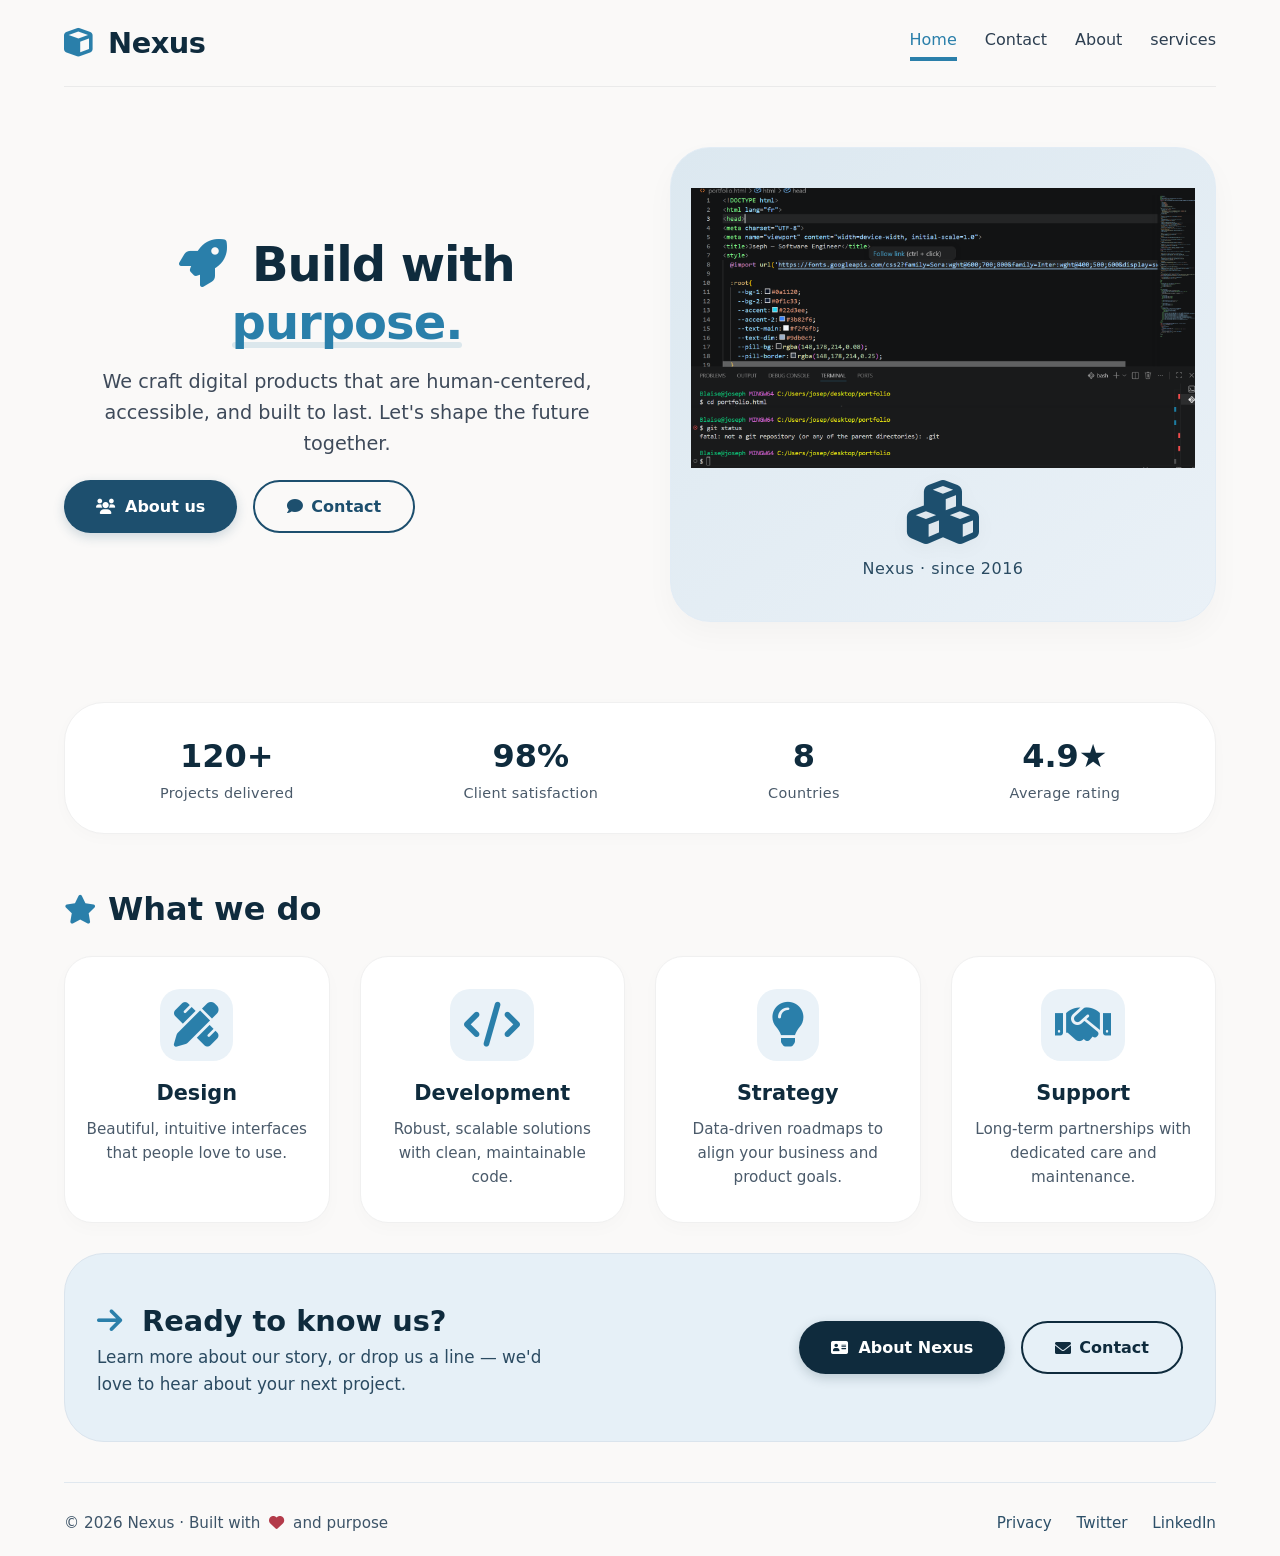
<file: index.html>
<!DOCTYPE html>
<html lang="en">
<head>
    <meta charset="UTF-8" />
    <meta name="viewport" content="width=device-width, initial-scale=1.0" />
    <title>Nexus · Home</title>
    <!-- Font Awesome 6 (free) -->
    <link rel="stylesheet" href="https://cdnjs.cloudflare.com/ajax/libs/font-awesome/6.0.0-beta3/css/all.min.css" />

    <link rel="stylesheet" href="./styles/index.css">
</head>
<body>
    <div class="container">

        <!-- ===== Navigation ===== -->
        <nav class="navbar">
            <div class="logo">
                <i class="fas fa-cube"></i> Nexus
            </div>
            <div class="nav-links">
                <a href="#" class="active">Home</a>
                <a href="contactus.html">Contact</a>
                <a href="aboutus.html">About</a>
                <a href="Services.html">services</a>
            </div>
        </nav>

        <!-- ===== Hero Section ===== -->
        <section class="hero">
            <div class="hero-content">
                <h1>
                    <i class="fas fa-rocket"></i> Build with <br /><span class="highlight">purpose.</span>
                </h1>
                <p>We craft digital products that are human-centered, accessible, and built to last. Let's shape the future together.</p>
                <div class="hero-buttons">
                    <a href="aboutus.html" class="btn-primary"><i class="fas fa-users"></i> About us</a>
                    <a href="contactus.html" class="btn-outline"><i class="fas fa-comment"></i> Contact</a>
                </div>
            </div>
            <div class="hero-image">
                <img src="./assets/image/code.png" style="width:100%; height:100%; object-fit:cover;" />
                <i class="fas fa-cubes"></i>
                <span>Nexus · since 2016</span>
            </div>
        </section>

        <!-- ===== Stats / Trust Bar ===== -->
        <div class="stats">
            <div class="stat-item">
                <div class="number">120+</div>
                <div class="label">Projects delivered</div>
            </div>
            <div class="stat-item">
                <div class="number">98%</div>
                <div class="label">Client satisfaction</div>
            </div>
            <div class="stat-item">
                <div class="number">8</div>
                <div class="label">Countries</div>
            </div>
            <div class="stat-item">
                <div class="number">4.9★</div>
                <div class="label">Average rating</div>
            </div>
        </div>

        <!-- ===== Features / Services ===== -->
        <div class="section-title">
            <i class="fas fa-star"></i> What we do
        </div>
        <div class="feature-grid">
            <div class="feature-card">
                <i class="fas fa-pencil-ruler"></i>
                <h3>Design</h3>
                <p>Beautiful, intuitive interfaces that people love to use.</p>
            </div>
            <div class="feature-card">
                <i class="fas fa-code"></i>
                <h3>Development</h3>
                <p>Robust, scalable solutions with clean, maintainable code.</p>
            </div>
            <div class="feature-card">
                <i class="fas fa-lightbulb"></i>
                <h3>Strategy</h3>
                <p>Data-driven roadmaps to align your business and product goals.</p>
            </div>
            <div class="feature-card">
                <i class="fas fa-handshake"></i>
                <h3>Support</h3>
                <p>Long-term partnerships with dedicated care and maintenance.</p>
            </div>
        </div>

        <!-- ===== CTA Banner: links to About & Contact ===== -->
        <div class="cta-banner">
            <div>
                <h2><i class="fas fa-arrow-right"></i> Ready to know us?</h2>
                <p>Learn more about our story, or drop us a line — we'd love to hear about your next project.</p>
            </div>
            <div class="cta-buttons">
                <a href="about.html" class="btn-primary"><i class="fas fa-address-card"></i> About Nexus</a>
                <a href="contact.html" class="btn-outline"><i class="fas fa-envelope"></i> Contact</a>
            </div>
        </div>

        <!-- ===== Footer ===== -->
        <footer>
            <span>&copy; 2026 Nexus · Built with <i class="fas fa-heart" style="color: #b33b4a; margin:0 4px;"></i> and purpose</span>
            <div class="footer-links">
                <a href="#">Privacy</a>
                <a href="#">Twitter</a>
                <a href="#">LinkedIn</a>
            </div>
        </footer>

    </div>
</body>
</html>
</file>
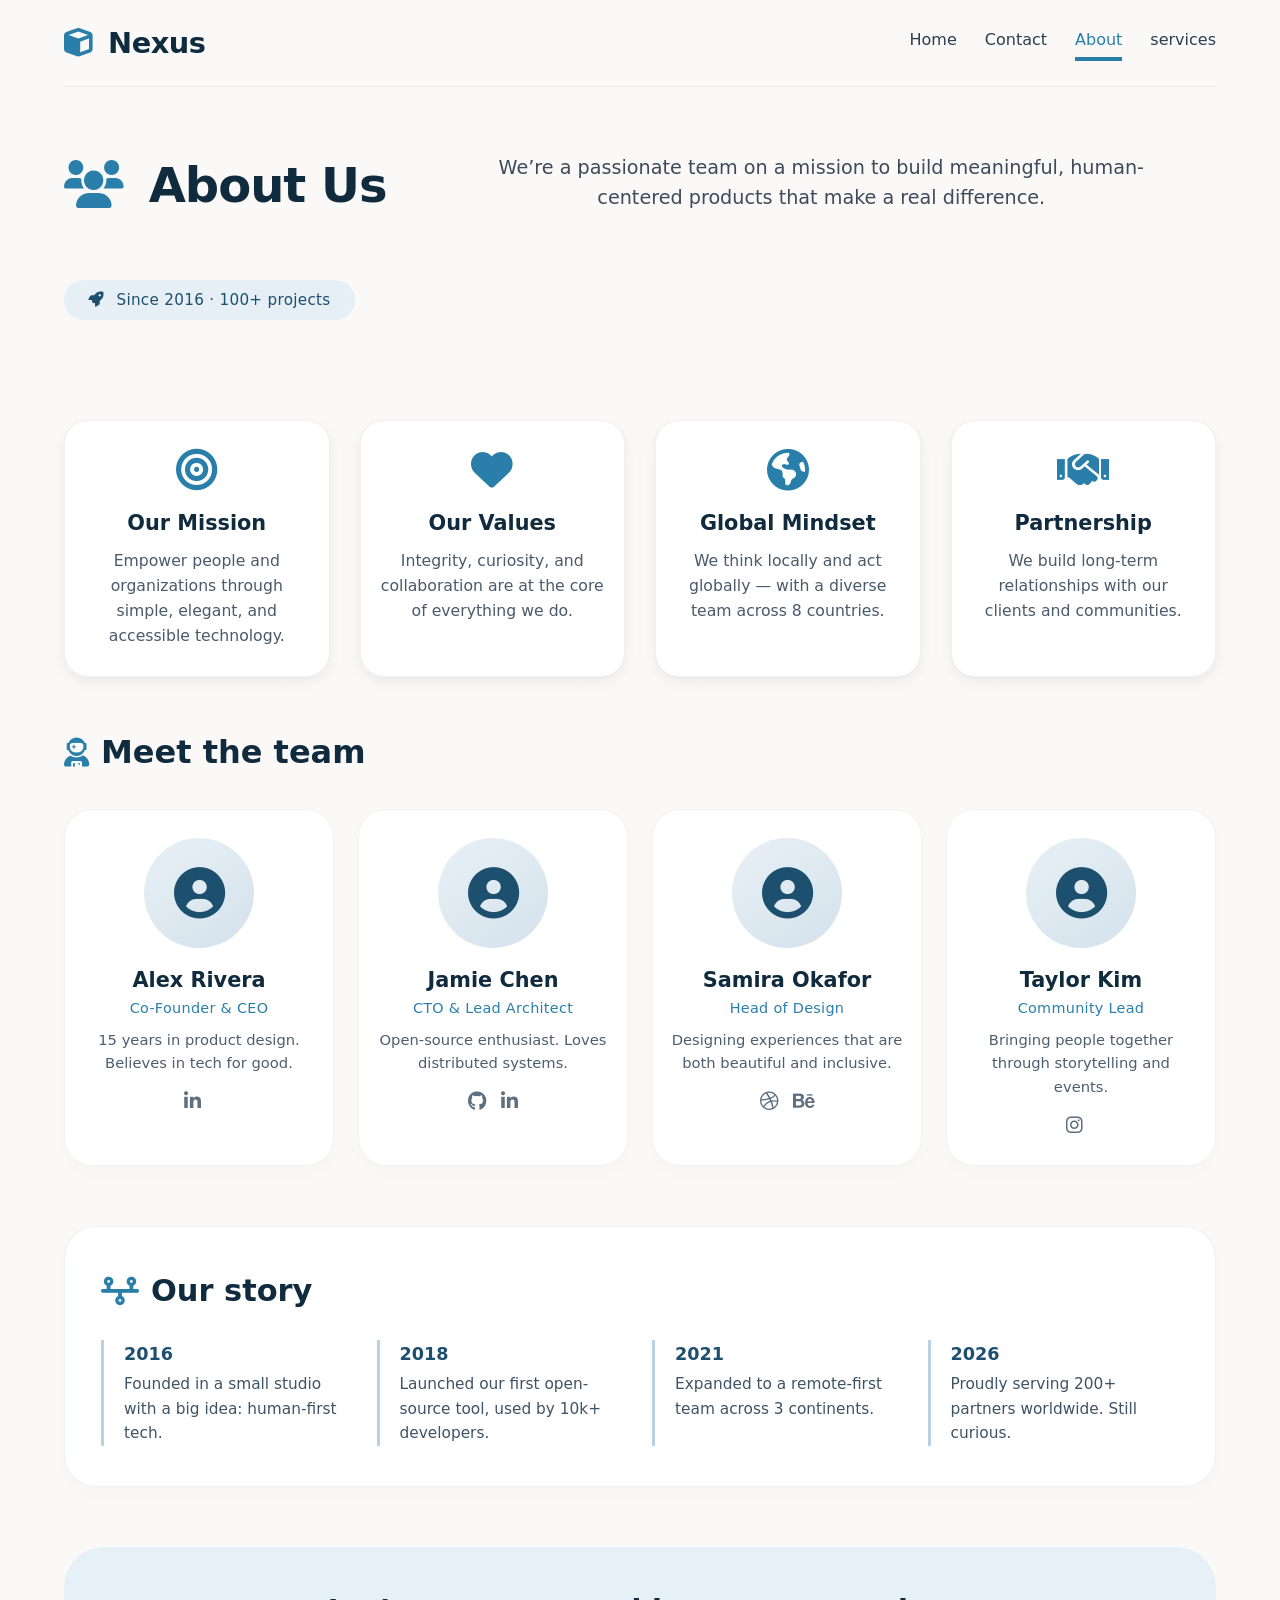
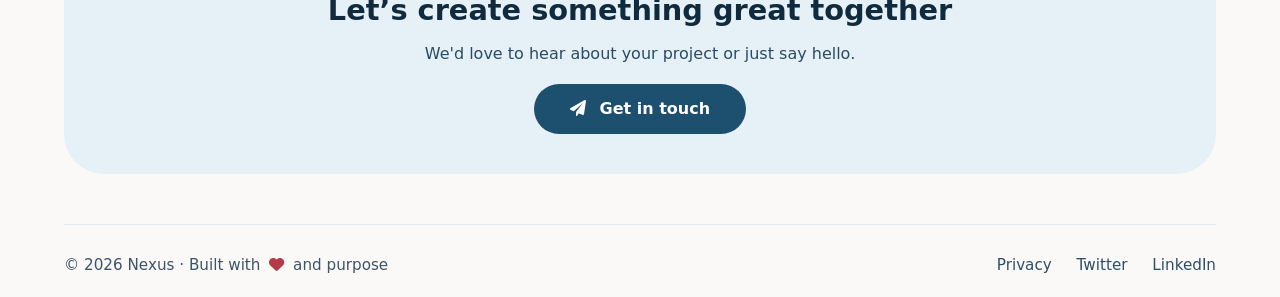
<file: aboutus.html>
<!DOCTYPE html>
<html lang="en">
<head>
    <meta charset="UTF-8">
    <meta name="viewport" content="width=device-width, initial-scale=1.0">
    <title>About Us · Our Story</title>
    <!-- Font Awesome 6 (free) for icons -->
    <link rel="stylesheet" href="https://cdnjs.cloudflare.com/ajax/libs/font-awesome/6.0.0-beta3/css/all.min.css">
    <link rel="stylesheet" href="./styles/index.css">
</head>
<body>
    <div class="container">

        <!-- Navigation -->
        <nav class="navbar">
            <div class="logo">
                <i class="fas fa-cube"></i> Nexus
            </div>
            <div class="nav-links">
                <a href="index.html">Home</a>
                <a href="contactus.html">Contact</a>
                <a href="#" class="active">About</a>
                <a href="Services.html">services</a>
                
            </div>
        </nav>

        <!-- Hero -->
        <section class="hero">
            <h1><i class="fas fa-users"></i> About Us</h1>
            <p>We’re a passionate team on a mission to build meaningful, human-centered products that make a real difference.</p>
            <span class="tagline"><i class="fas fa-rocket" style="margin-right: 8px;"></i> Since 2016 · 100+ projects</span>
        </section>

        <!-- Mission & Values -->
        <div class="mission-grid">
            <div class="mission-card">
                <i class="fas fa-bullseye"></i>
                <h3>Our Mission</h3>
                <p>Empower people and organizations through simple, elegant, and accessible technology.</p>
            </div>
            <div class="mission-card">
                <i class="fas fa-heart"></i>
                <h3>Our Values</h3>
                <p>Integrity, curiosity, and collaboration are at the core of everything we do.</p>
            </div>
            <div class="mission-card">
                <i class="fas fa-globe-americas"></i>
                <h3>Global Mindset</h3>
                <p>We think locally and act globally — with a diverse team across 8 countries.</p>
            </div>
            <div class="mission-card">
                <i class="fas fa-handshake"></i>
                <h3>Partnership</h3>
                <p>We build long-term relationships with our clients and communities.</p>
            </div>
        </div>

        <!-- Team Section -->
        <div class="section-title">
            <i class="fas fa-user-astronaut"></i> Meet the team
        </div>
        <div class="team-grid">

            <div class="team-card">
                <div class="team-avatar"><i class="fas fa-user-circle"></i></div>
                <h4>Alex Rivera</h4>
                <div class="role">Co-Founder & CEO</div>
                <p class="bio">15 years in product design. Believes in tech for good.</p>
                <div class="social-icons">
                    <a href="#"><i class="fab fa-linkedin-in"></i></a>
                    <a href="#"><i class="fab fa-x-twitter"></i></a>
                </div>
            </div>

            <div class="team-card">
                <div class="team-avatar"><i class="fas fa-user-circle"></i></div>
                <h4>Jamie Chen</h4>
                <div class="role">CTO & Lead Architect</div>
                <p class="bio">Open-source enthusiast. Loves distributed systems.</p>
                <div class="social-icons">
                    <a href="#"><i class="fab fa-github"></i></a>
                    <a href="#"><i class="fab fa-linkedin-in"></i></a>
                </div>
            </div>

            <div class="team-card">
                <div class="team-avatar"><i class="fas fa-user-circle"></i></div>
                <h4>Samira Okafor</h4>
                <div class="role">Head of Design</div>
                <p class="bio">Designing experiences that are both beautiful and inclusive.</p>
                <div class="social-icons">
                    <a href="#"><i class="fab fa-dribbble"></i></a>
                    <a href="#"><i class="fab fa-behance"></i></a>
                </div>
            </div>

            <div class="team-card">
                <div class="team-avatar"><i class="fas fa-user-circle"></i></div>
                <h4>Taylor Kim</h4>
                <div class="role">Community Lead</div>
                <p class="bio">Bringing people together through storytelling and events.</p>
                <div class="social-icons">
                    <a href="#"><i class="fab fa-instagram"></i></a>
                    <a href="#"><i class="fab fa-x-twitter"></i></a>
                </div>
            </div>

        </div>

        <!-- Our story / timeline -->
        <div class="story-wrap">
            <h2><i class="fas fa-timeline"></i> Our story</h2>
            <div class="story-grid">
                <div class="story-item">
                    <div class="year">2016</div>
                    <p>Founded in a small studio with a big idea: human-first tech.</p>
                </div>
                <div class="story-item">
                    <div class="year">2018</div>
                    <p>Launched our first open-source tool, used by 10k+ developers.</p>
                </div>
                <div class="story-item">
                    <div class="year">2021</div>
                    <p>Expanded to a remote-first team across 3 continents.</p>
                </div>
                <div class="story-item">
                    <div class="year">2026</div>
                    <p>Proudly serving 200+ partners worldwide. Still curious.</p>
                </div>
            </div>
        </div>

        <!-- Call to action -->
        <div class="cta-section">
            <h3>Let’s create something great together</h3>
            <p>We'd love to hear about your project or just say hello.</p>
            <a href="#" class="btn"><i class="fas fa-paper-plane"></i> Get in touch</a>
        </div>

        <!-- Footer -->
        <footer>
            <span>&copy; 2026 Nexus · Built with <i class="fas fa-heart" style="color: #b33b4a; margin:0 4px;"></i> and purpose</span>
            <div class="footer-links">
                <a href="#">Privacy</a>
                <a href="#">Twitter</a>
                <a href="#">LinkedIn</a>
            </div>
        </footer>

    </div>
</body>
</html>
</file>
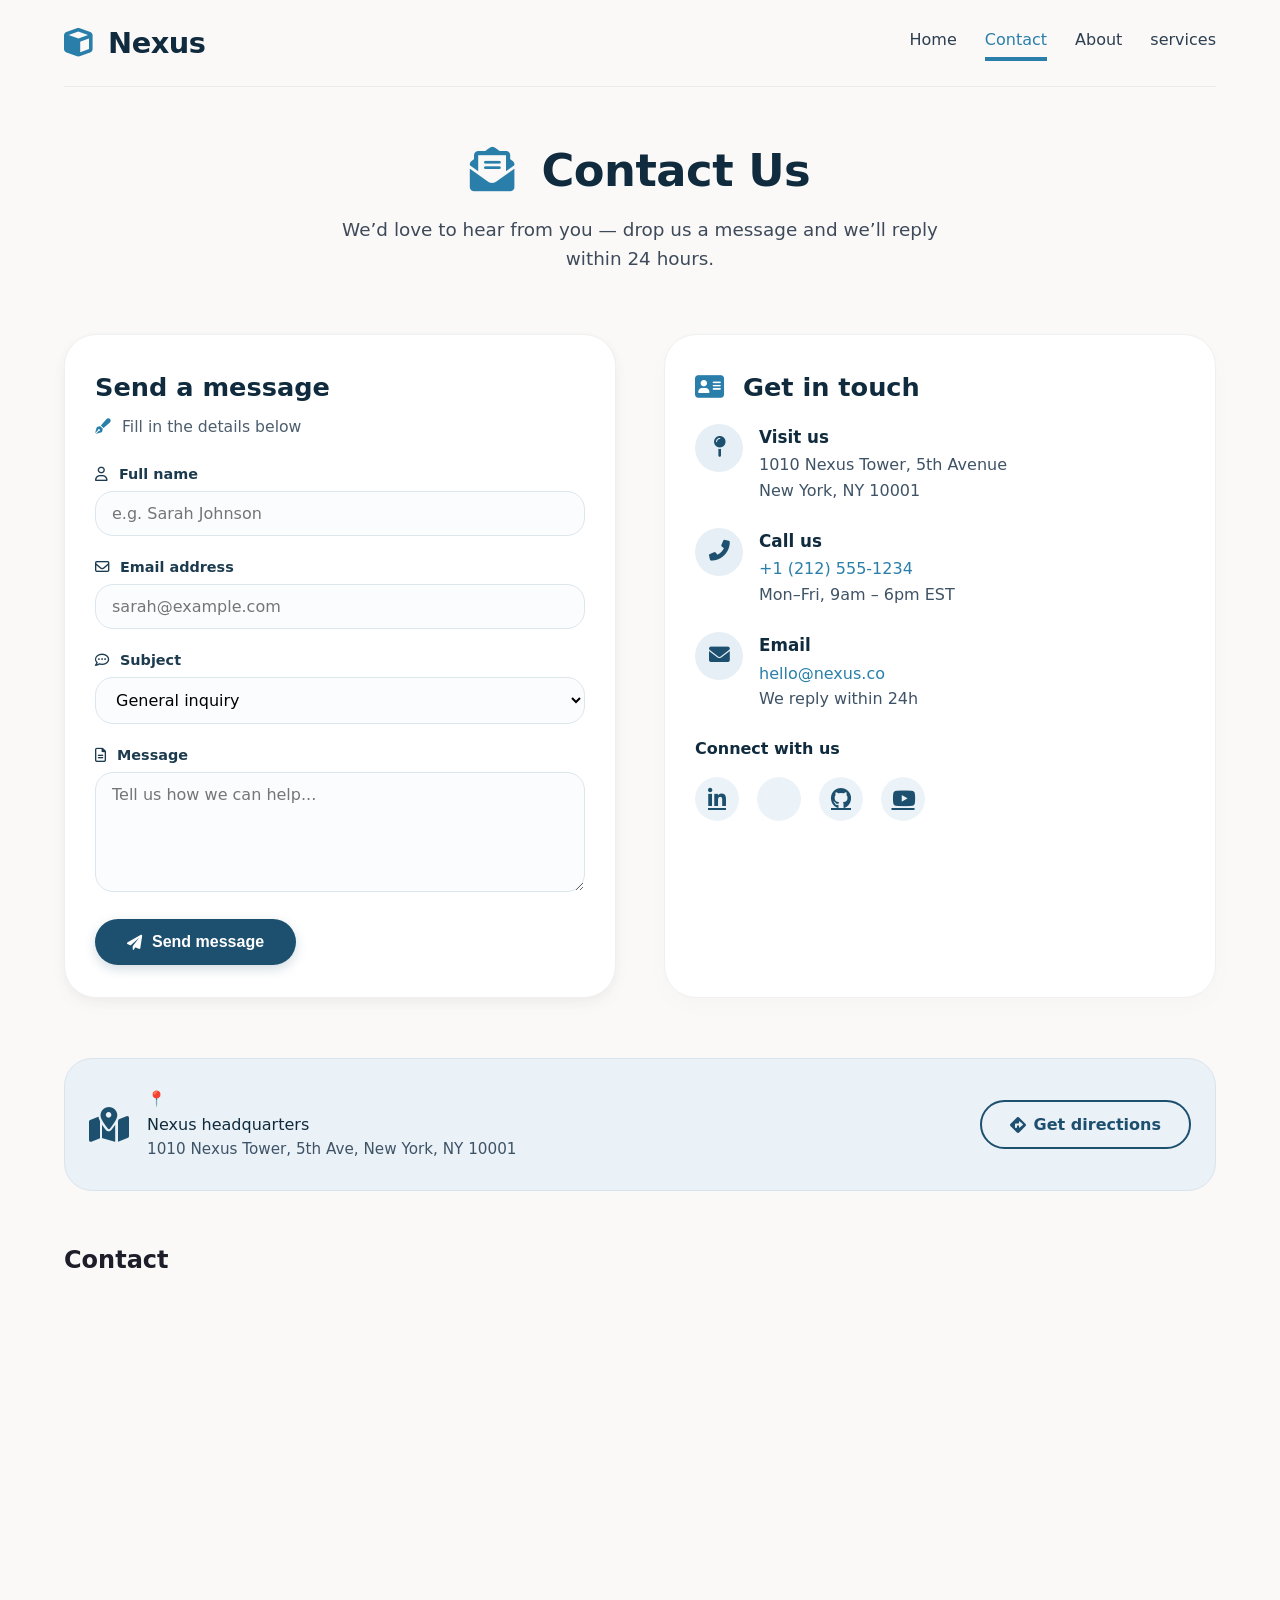
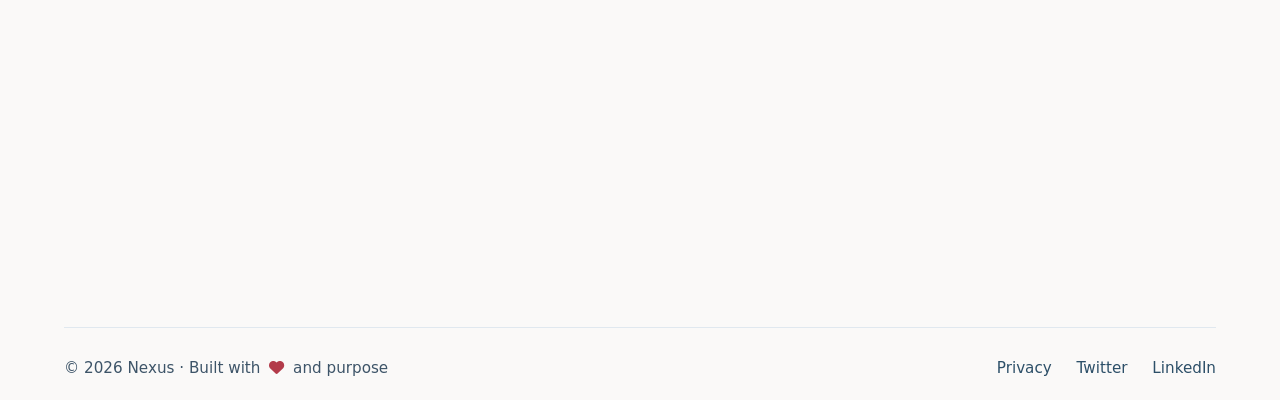
<file: contactus.html>
<!DOCTYPE html>
<html lang="en">
<head>
  <meta charset="UTF-8">
  <meta name="viewport" content="width=device-width, initial-scale=1.0">
  <title>Contact Us · Nexus</title>
  <!-- Font Awesome 6 (free) -->
  <link rel="stylesheet" href="https://cdnjs.cloudflare.com/ajax/libs/font-awesome/6.0.0-beta3/css/all.min.css">
  <link rel="stylesheet" href="./styles/index.css">
</head>
<body>
  <div class="container">

    <!-- Navigation (consistent with About page) -->
    <nav class="navbar">
      <div class="logo">
        <i class="fas fa-cube"></i> Nexus
      </div>
      <div class="nav-links">
        <a href="index.html">Home</a>
         <a href="#" class="active">Contact</a>
        <a href="aboutus.html">About</a>
        <a href="Services.html">services</a>
      </div>
    </nav>

    <!-- Page hero -->
    <section class="page-hero">
      <h1><i class="fas fa-envelope-open-text"></i> Contact Us</h1>
      <p>We’d love to hear from you — drop us a message and we’ll reply within 24 hours.</p>
    </section>

    <!-- Contact grid : form + details -->
    <div class="contact-grid">

      <!-- left: form -->
      <div class="form-card">
        <h3>Send a message</h3>
        <p class="sub"><i class="fas fa-pen-fancy" style="margin-right: 6px; color: #2a7faa;"></i> Fill in the details below</p>

        <form id="contactForm" onsubmit="event.preventDefault(); alert('Thank you for reaching out! We\'ll get back to you soon.');">
          <div class="form-group">
            <label for="fullName"><i class="far fa-user" style="margin-right: 6px;"></i> Full name</label>
            <input type="text" id="fullName" placeholder="e.g. Sarah Johnson" required>
          </div>
          <div class="form-group">
            <label for="email"><i class="far fa-envelope" style="margin-right: 6px;"></i> Email address</label>
            <input type="email" id="email" placeholder="sarah@example.com" required>
          </div>
          <div class="form-group">
            <label for="subject"><i class="far fa-comment-dots" style="margin-right: 6px;"></i> Subject</label>
            <select id="subject">
              <option value="general">General inquiry</option>
              <option value="project">Project collaboration</option>
              <option value="support">Support</option>
              <option value="other">Other</option>
            </select>
          </div>
          <div class="form-group">
            <label for="message"><i class="far fa-file-alt" style="margin-right: 6px;"></i> Message</label>
            <textarea id="message" placeholder="Tell us how we can help..." required></textarea>
          </div>
          <button type="submit" class="btn-primary"><i class="fas fa-paper-plane"></i> Send message</button>
        </form>
      </div>

      <!-- right: contact details -->
      <div class="details-card">
        <h3><i class="fas fa-address-card" style="color: #2a7faa; margin-right: 10px;"></i> Get in touch</h3>

        <div class="detail-item">
          <div class="icon-circle"><i class="fas fa-map-pin"></i></div>
          <div class="info">
            <h4>Visit us</h4>
            <p>1010 Nexus Tower, 5th Avenue<br> New York, NY 10001</p>
          </div>
        </div>

        <div class="detail-item">
          <div class="icon-circle"><i class="fas fa-phone-alt"></i></div>
          <div class="info">
            <h4>Call us</h4>
            <p><a href="tel:+12125551234">+1 (212) 555-1234</a><br> Mon–Fri, 9am – 6pm EST</p>
          </div>
        </div>

        <div class="detail-item">
          <div class="icon-circle"><i class="fas fa-envelope"></i></div>
          <div class="info">
            <h4>Email</h4>
            <p><a href="mailto:hello@nexus.co">hello@nexus.co</a><br> We reply within 24h</p>
          </div>
        </div>

        <div style="margin-top: 10px;">
          <h4 style="font-weight: 600; color: #0f2b3d; margin-bottom: 8px;">Connect with us</h4>
          <div class="social-links">
            <a href="#" aria-label="LinkedIn"><i class="fab fa-linkedin-in"></i></a>
            <a href="#" aria-label="Twitter"><i class="fab fa-x-twitter"></i></a>
            <a href="#" aria-label="GitHub"><i class="fab fa-github"></i></a>
            <a href="#" aria-label="YouTube"><i class="fab fa-youtube"></i></a>
          </div>
        </div>
      </div>
    </div>

    <!-- Location / map placeholder (styled) -->
    <div class="map-card">
      <div class="map-text">
        <i class="fas fa-map-marked-alt"></i>
        <div>
          <span>📍</span> Nexus headquarters
          <span>1010 Nexus Tower, 5th Ave, New York, NY 10001</span>
        </div>
      </div>
      <a href="#" class="btn-outline"><i class="fas fa-directions"></i> Get directions</a>
    </div>

<section id="Location">
  <h2>Contact</h2>
  <!-- your existing contact info/form -->

  <div class="map-container">
    <iframe 
      src="https://www.google.com/maps/embed?pb=!1m16!1m12!1m3!1d63677.016228878696!2d9.762060333063795!3d4.058412632518864!2m3!1f0!2f0!3f0!3m2!1i1024!2i768!4f13.1!2m1!1smankisllc!5e0!3m2!1sen!2scm!4v1785752781296!5m2!1sen!2scm"
      style="border:0;"
      allowfullscreen=""
      loading="lazy"
      referrerpolicy="strict-origin-when-cross-origin">
    </iframe>
  </div>
</section>

    <!-- Footer (same style) -->
    <footer>
      <span>&copy; 2026 Nexus · Built with <i class="fas fa-heart" style="color: #b33b4a; margin:0 4px;"></i> and purpose</span>
      <div class="footer-links">
        <a href="#">Privacy</a>
        <a href="#">Twitter</a>
        <a href="#">LinkedIn</a>
      </div>
    </footer>

  </div>
</body>
</html>
</file>
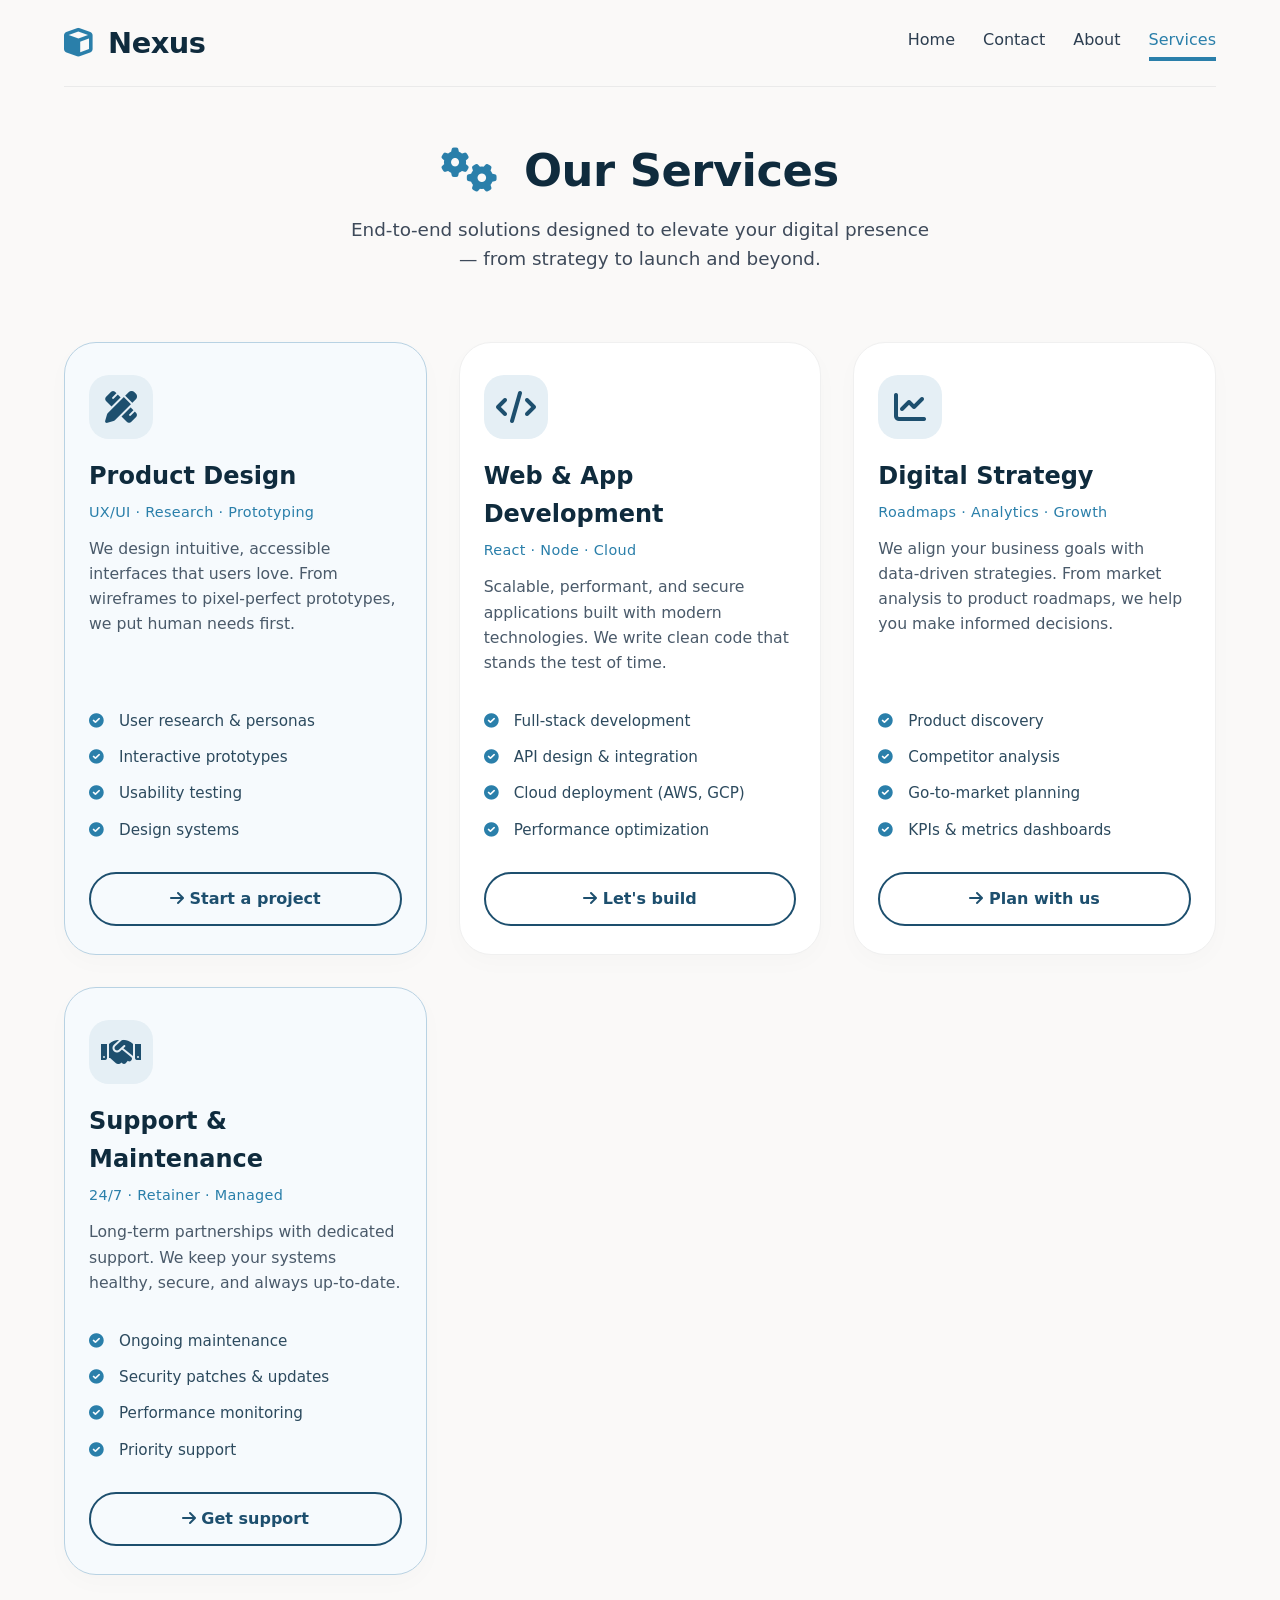
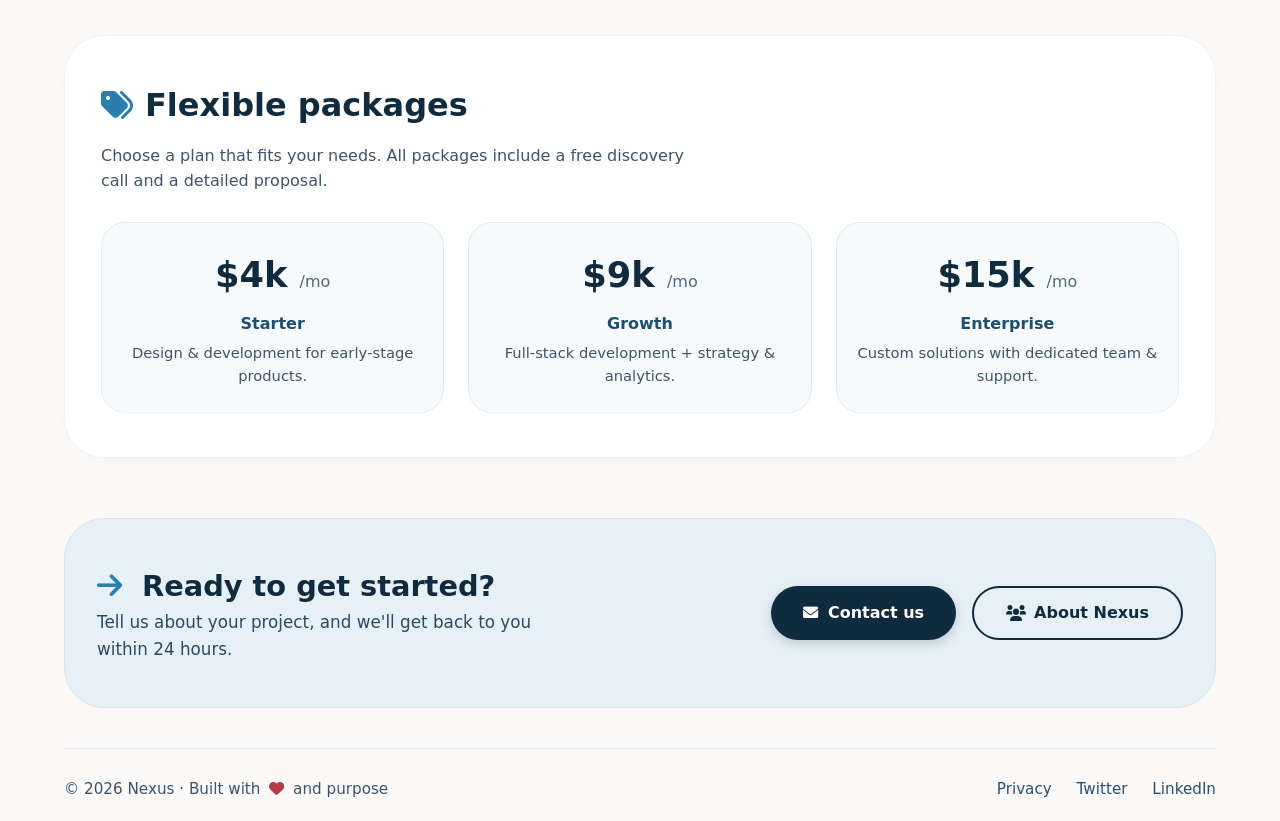
<file: services.html>
<!DOCTYPE html>
<html lang="en">
<head>
    <meta charset="UTF-8" />
    <meta name="viewport" content="width=device-width, initial-scale=1.0" />
    <title>Nexus · Services</title>
    <!-- Font Awesome 6 (free) -->
    <link rel="stylesheet" href="https://cdnjs.cloudflare.com/ajax/libs/font-awesome/6.0.0-beta3/css/all.min.css" />
   <link rel="stylesheet" href="./styles/index.css">
</head>
<body>
    <div class="container">

        <!-- Navigation -->
        <nav class="navbar">
            <div class="logo">
                <i class="fas fa-cube"></i> Nexus
            </div>
            <div class="nav-links">
                <a href="index.html">Home</a>
                <a href="contactus.html">Contact</a>
                <a href="aboutus.html">About</a>
                <a href="#" class="active">Services</a>
            </div>
        </nav>

        <!-- Page hero -->
        <section class="page-hero">
            <h1><i class="fas fa-cogs"></i> Our Services</h1>
            <p>End‑to‑end solutions designed to elevate your digital presence — from strategy to launch and beyond.</p>
        </section>

        <!-- Services grid -->
        <div class="services-grid">

            <div class="service-card highlight">
                <div class="icon-wrap"><i class="fas fa-pencil-ruler"></i></div>
                <h3>Product Design</h3>
                <div class="subtitle">UX/UI · Research · Prototyping</div>
                <p>We design intuitive, accessible interfaces that users love. From wireframes to pixel‑perfect prototypes, we put human needs first.</p>
                <ul class="feature-list">
                    <li><i class="fas fa-check-circle"></i> User research & personas</li>
                    <li><i class="fas fa-check-circle"></i> Interactive prototypes</li>
                    <li><i class="fas fa-check-circle"></i> Usability testing</li>
                    <li><i class="fas fa-check-circle"></i> Design systems</li>
                </ul>
                <a href="contact.html" class="btn-service"><i class="fas fa-arrow-right"></i> Start a project</a>
            </div>

            <div class="service-card">
                <div class="icon-wrap"><i class="fas fa-code"></i></div>
                <h3>Web & App Development</h3>
                <div class="subtitle">React · Node · Cloud</div>
                <p>Scalable, performant, and secure applications built with modern technologies. We write clean code that stands the test of time.</p>
                <ul class="feature-list">
                    <li><i class="fas fa-check-circle"></i> Full‑stack development</li>
                    <li><i class="fas fa-check-circle"></i> API design & integration</li>
                    <li><i class="fas fa-check-circle"></i> Cloud deployment (AWS, GCP)</li>
                    <li><i class="fas fa-check-circle"></i> Performance optimization</li>
                </ul>
                <a href="contact.html" class="btn-service"><i class="fas fa-arrow-right"></i> Let's build</a>
            </div>

            <div class="service-card">
                <div class="icon-wrap"><i class="fas fa-chart-line"></i></div>
                <h3>Digital Strategy</h3>
                <div class="subtitle">Roadmaps · Analytics · Growth</div>
                <p>We align your business goals with data‑driven strategies. From market analysis to product roadmaps, we help you make informed decisions.</p>
                <ul class="feature-list">
                    <li><i class="fas fa-check-circle"></i> Product discovery</li>
                    <li><i class="fas fa-check-circle"></i> Competitor analysis</li>
                    <li><i class="fas fa-check-circle"></i> Go‑to‑market planning</li>
                    <li><i class="fas fa-check-circle"></i> KPIs & metrics dashboards</li>
                </ul>
                <a href="contact.html" class="btn-service"><i class="fas fa-arrow-right"></i> Plan with us</a>
            </div>

            <div class="service-card highlight">
                <div class="icon-wrap"><i class="fas fa-handshake"></i></div>
                <h3>Support & Maintenance</h3>
                <div class="subtitle">24/7 · Retainer · Managed</div>
                <p>Long‑term partnerships with dedicated support. We keep your systems healthy, secure, and always up‑to‑date.</p>
                <ul class="feature-list">
                    <li><i class="fas fa-check-circle"></i> Ongoing maintenance</li>
                    <li><i class="fas fa-check-circle"></i> Security patches & updates</li>
                    <li><i class="fas fa-check-circle"></i> Performance monitoring</li>
                    <li><i class="fas fa-check-circle"></i> Priority support</li>
                </ul>
                <a href="contact.html" class="btn-service"><i class="fas fa-arrow-right"></i> Get support</a>
            </div>
        </div>

        <!-- Pricing / packages -->
        <div class="pricing-section">
            <h2><i class="fas fa-tags"></i> Flexible packages</h2>
            <div class="pricing-desc">
                Choose a plan that fits your needs. All packages include a free discovery call and a detailed proposal.
            </div>
            <div class="pricing-grid">
                <div class="pricing-item">
                    <div class="price">$4k <span>/mo</span></div>
                    <h4>Starter</h4>
                    <p>Design & development for early‑stage products.</p>
                </div>
                <div class="pricing-item">
                    <div class="price">$9k <span>/mo</span></div>
                    <h4>Growth</h4>
                    <p>Full‑stack development + strategy & analytics.</p>
                </div>
                <div class="pricing-item">
                    <div class="price">$15k <span>/mo</span></div>
                    <h4>Enterprise</h4>
                    <p>Custom solutions with dedicated team & support.</p>
                </div>
            </div>
        </div>

        <!-- CTA banner -->
        <div class="cta-banner">
            <div>
                <h2><i class="fas fa-arrow-right" style="color: #2a7faa; margin-right: 10px;"></i> Ready to get started?</h2>
                <p>Tell us about your project, and we'll get back to you within 24 hours.</p>
            </div>
            <div class="cta-buttons">
                <a href="contact.html" class="btn-primary"><i class="fas fa-envelope"></i> Contact us</a>
                <a href="about.html" class="btn-outline"><i class="fas fa-users"></i> About Nexus</a>
            </div>
        </div>

        <!-- Footer -->
        <footer>
            <span>&copy; 2026 Nexus · Built with <i class="fas fa-heart" style="color: #b33b4a; margin:0 4px;"></i> and purpose</span>
            <div class="footer-links">
                <a href="#">Privacy</a>
                <a href="#">Twitter</a>
                <a href="#">LinkedIn</a>
            </div>
        </footer>

    </div>
</body>
</html>
</file>
<file: styles/index.css>
/* ----- global reset & base ----- */
        * {
            margin: 0;
            padding: 0;
            box-sizing: border-box;
        }

        body {
            font-family: system-ui, -apple-system, 'Segoe UI', Roboto, 'Helvetica Neue', sans-serif;
            background: #faf9f8;
            color: #1e1e2a;
            line-height: 1.6;
        }

        .container {
            max-width: 1200px;
            margin: 0 auto;
            padding: 0 24px;
        }

        /* ----- shared navigation (consistent across all pages) ----- */
        .navbar {
            padding: 20px 0;
            display: flex;
            justify-content: space-between;
            align-items: center;
            flex-wrap: wrap;
            border-bottom: 1px solid #eaeaea;
        }

        .logo {
            font-size: 1.8rem;
            font-weight: 700;
            letter-spacing: -0.5px;
            color: #0f2b3d;
        }
        .logo i {
            color: #2a7faa;
            margin-right: 6px;
        }

        .nav-links {
            display: flex;
            gap: 28px;
            font-weight: 500;
        }
        .nav-links a {
            text-decoration: none;
            color: #2c3e50;
            transition: color 0.2s;
            position: relative;
        }
        .nav-links a::after {
            content: '';
            position: absolute;
            bottom: -4px;
            left: 0;
            width: 0;
            height: 2px;
            background: #2a7faa;
            transition: width 0.25s ease;
        }
        .nav-links a:hover {
            color: #2a7faa;
        }
        .nav-links a:hover::after {
            width: 100%;
        }
        .nav-links a.active {
            color: #2a7faa;
        }
        .nav-links a.active::after {
            width: 100%;
        }

        /* ----- hero section ----- */
        .hero {
            padding: 60px 0 30px;
            display: flex;
            flex-wrap: wrap;
            align-items: center;
            gap: 40px;
        }
        .hero-content {
            flex: 1 1 300px;
        }
        .hero-content h1 {
            font-size: 3.2rem;
            font-weight: 800;
            letter-spacing: -1px;
            color: #0f2b3d;
            line-height: 1.2;
        }
        .hero-content h1 i {
            color: #2a7faa;
        }
        .hero-content .highlight {
            color: #2a7faa;
            position: relative;
        }
        .hero-content .highlight::after {
            content: '';
            position: absolute;
            bottom: 2px;
            left: 0;
            width: 100%;
            height: 6px;
            background: rgba(42, 127, 170, 0.15);
            border-radius: 4px;
        }
        .hero-content p {
            font-size: 1.2rem;
            color: #3e4a5a;
            max-width: 500px;
            margin: 16px 0 24px;
        }
        .hero-buttons {
            display: flex;
            flex-wrap: wrap;
            gap: 16px;
        }
        .btn-primary {
            background: #1d4f6e;
            color: white;
            border: none;
            padding: 14px 34px;
            border-radius: 60px;
            font-weight: 600;
            font-size: 1rem;
            display: inline-flex;
            align-items: center;
            gap: 10px;
            text-decoration: none;
            transition: background 0.2s, transform 0.1s, box-shadow 0.2s;
            box-shadow: 0 4px 12px rgba(29, 79, 110, 0.2);
        }
        .btn-primary i {
            font-size: 0.95rem;
        }
        .btn-primary:hover {
            background: #0f3b54;
            transform: scale(1.02);
            box-shadow: 0 6px 20px rgba(29, 79, 110, 0.3);
        }
        .btn-outline {
            background: transparent;
            border: 2px solid #1d4f6e;
            color: #1d4f6e;
            padding: 12px 32px;
            border-radius: 60px;
            font-weight: 600;
            text-decoration: none;
            display: inline-flex;
            align-items: center;
            gap: 8px;
            transition: 0.2s;
        }
        .btn-outline:hover {
            background: #1d4f6e;
            color: white;
            transform: scale(1.02);
        }
        .hero-image {
            flex: 1 1 280px;
            background: linear-gradient(145deg, #dce8f0, #eaf1f7);
            border-radius: 40px;
            padding: 40px 20px;
            text-align: center;
            font-size: 4rem;
            color: #1d4f6e;
            box-shadow: 0 12px 30px rgba(0, 0, 0, 0.03);
            border: 1px solid #e2ecf5;
            min-height: 220px;
            display: flex;
            align-items: center;
            justify-content: center;
            flex-direction: column;
            gap: 12px;
        }
        .hero-image span {
            font-size: 1rem;
            font-weight: 500;
            color: #2a4b62;
            letter-spacing: 0.5px;
        }
        .hero-image i {
            filter: drop-shadow(0 4px 8px rgba(0, 0, 0, 0.04));
        }

        /* ----- stats / trust bar ----- */
        .stats {
            display: flex;
            flex-wrap: wrap;
            justify-content: space-around;
            gap: 20px;
            margin: 40px 0 30px;
            padding: 28px 20px;
            background: white;
            border-radius: 40px;
            border: 1px solid #f0f0f0;
            box-shadow: 0 4px 16px rgba(0, 0, 0, 0.02);
        }
        .stat-item {
            text-align: center;
        }
        .stat-item .number {
            font-size: 2rem;
            font-weight: 800;
            color: #0f2b3d;
        }
        .stat-item .label {
            color: #4a5a6a;
            font-size: 0.9rem;
            letter-spacing: 0.3px;
        }

        /* ----- features / services ----- */
        .section-title {
            font-size: 2rem;
            font-weight: 700;
            margin: 50px 0 20px;
            color: #0f2b3d;
            display: flex;
            align-items: center;
            gap: 12px;
        }
        .section-title i {
            color: #2a7faa;
        }

        .feature-grid {
            display: grid;
            grid-template-columns: repeat(auto-fit, minmax(220px, 1fr));
            gap: 30px;
            margin: 20px 0 30px;
        }
        .feature-card {
            background: white;
            padding: 32px 20px;
            border-radius: 28px;
            border: 1px solid #f0f0f0;
            text-align: center;
            box-shadow: 0 6px 18px rgba(0, 0, 0, 0.02);
            transition: transform 0.25s ease, box-shadow 0.25s ease, border-color 0.2s;
        }
        .feature-card:hover {
            transform: translateY(-8px);
            box-shadow: 0 16px 40px rgba(0, 30, 50, 0.08);
            border-color: #d4e2ec;
        }
        .feature-card i {
            font-size: 2.8rem;
            color: #2a7faa;
            margin-bottom: 16px;
            background: #eaf2f8;
            padding: 14px;
            border-radius: 20px;
            display: inline-block;
        }
        .feature-card h3 {
            font-size: 1.3rem;
            color: #0f2b3d;
            margin-bottom: 6px;
        }
        .feature-card p {
            color: #4a5a6a;
            font-size: 0.95rem;
        }

        /* ----- cta banner (links to About & Contact) ----- */
        .cta-banner {
            background: linear-gradient(135deg, #e6f0f7 0%, #f0f6fb 100%);
            border-radius: 40px;
            padding: 48px 36px;
            margin: 50px 0 40px;
            display: flex;
            flex-wrap: wrap;
            align-items: center;
            justify-content: space-between;
            gap: 28px;
            border: 1px solid #dae4ed;
        }
        .cta-banner h2 {
            font-size: 1.9rem;
            font-weight: 700;
            color: #0f2b3d;
        }
        .cta-banner h2 i {
            color: #2a7faa;
            margin-right: 10px;
        }
        .cta-banner p {
            color: #2b4b62;
            max-width: 450px;
            font-size: 1.05rem;
        }
        .cta-buttons {
            display: flex;
            gap: 16px;
            flex-wrap: wrap;
        }
        .cta-buttons .btn-primary {
            background: #0f2b3d;
            box-shadow: 0 4px 12px rgba(15, 43, 61, 0.2);
        }
        .cta-buttons .btn-primary:hover {
            background: #1d4f6e;
            box-shadow: 0 6px 20px rgba(15, 43, 61, 0.3);
        }
        .cta-buttons .btn-outline {
            border-color: #0f2b3d;
            color: #0f2b3d;
        }
        .cta-buttons .btn-outline:hover {
            background: #0f2b3d;
            color: white;
        }

        /* ----- footer (same style) ----- */
        footer {
            border-top: 1px solid #e0e8ef;
            padding: 28px 0 20px;
            display: flex;
            justify-content: space-between;
            flex-wrap: wrap;
            gap: 12px;
            color: #3d5468;
            font-size: 0.95rem;
        }
        footer .footer-links a {
            color: #2c4f68;
            text-decoration: none;
            margin-left: 20px;
            transition: color 0.2s;
        }
        footer .footer-links a:hover {
            color: #1d4f6e;
            text-decoration: underline;
        }

        /* ----- responsive tweaks ----- */
        @media (max-width: 640px) {
            .hero-content h1 {
                font-size: 2.4rem;
            }
            .navbar {
                flex-direction: column;
                gap: 12px;
            }
            .nav-links {
                gap: 18px;
                flex-wrap: wrap;
                justify-content: center;
            }
            .cta-banner {
                flex-direction: column;
                align-items: flex-start;
                padding: 32px 24px;
            }
            .cta-banner h2 {
                font-size: 1.5rem;
            }
            .stats {
                gap: 16px;
                padding: 20px 12px;
            }
            .stat-item .number {
                font-size: 1.6rem;
            }
            .hero-image {
                min-height: 160px;
                font-size: 3rem;
            }
        }

        @media (max-width: 480px) {
            .hero-buttons .btn-primary,
            .hero-buttons .btn-outline {
                width: 100%;
                justify-content: center;
            }
        }       

        /* ----- global reset & base ----- */
        * {
            margin: 0;
            padding: 0;
            box-sizing: border-box;
        }

        body {
            font-family: system-ui, -apple-system, 'Segoe UI', Roboto, 'Helvetica Neue', sans-serif;
            background: #faf9f8;
            color: #1e1e2a;
            line-height: 1.6;
        }

        .container {
            max-width: 1200px;
            margin: 0 auto;
            padding: 0 24px;
        }

        /* ----- navigation (shared style) ----- */
        .navbar {
            padding: 20px 0;
            display: flex;
            justify-content: space-between;
            align-items: center;
            flex-wrap: wrap;
            border-bottom: 1px solid #eaeaea;
        }

        .logo {
            font-size: 1.8rem;
            font-weight: 700;
            letter-spacing: -0.5px;
            color: #0f2b3d;
        }
        .logo i {
            color: #2a7faa;
            margin-right: 6px;
        }

        .nav-links {
            display: flex;
            gap: 28px;
            font-weight: 500;
        }
        .nav-links a {
            text-decoration: none;
            color: #2c3e50;
            transition: color 0.2s;
        }
        .nav-links a:hover {
            color: #2a7faa;
        }
        .nav-links a.active {
            color: #2a7faa;
            border-bottom: 2px solid #2a7faa;
            padding-bottom: 4px;
        }

        /* ----- page hero ----- */
        .page-hero {
            padding: 48px 0 20px;
            text-align: center;
        }
        .page-hero h1 {
            font-size: 2.8rem;
            font-weight: 700;
            letter-spacing: -0.5px;
            color: #0f2b3d;
        }
        .page-hero h1 i {
            color: #2a7faa;
            margin-right: 12px;
        }
        .page-hero p {
            font-size: 1.15rem;
            max-width: 600px;
            margin: 8px auto 0;
            color: #3e4a5a;
        }

        /* ----- services grid (detailed) ----- */
        .services-grid {
            display: grid;
            grid-template-columns: repeat(auto-fit, minmax(280px, 1fr));
            gap: 32px;
            margin: 48px 0 60px;
        }

        .service-card {
            background: white;
            border-radius: 32px;
            padding: 32px 24px 28px;
            border: 1px solid #f0f0f0;
            box-shadow: 0 8px 24px rgba(0,0,0,0.02);
            transition: transform 0.25s, box-shadow 0.3s;
            display: flex;
            flex-direction: column;
        }
        .service-card:hover {
            transform: translateY(-8px);
            box-shadow: 0 18px 40px rgba(0, 30, 50, 0.08);
        }

        .service-card .icon-wrap {
            background: #e5eff5;
            width: 64px;
            height: 64px;
            border-radius: 20px;
            display: flex;
            align-items: center;
            justify-content: center;
            font-size: 2rem;
            color: #1d4f6e;
            margin-bottom: 18px;
        }
        .service-card h3 {
            font-size: 1.5rem;
            font-weight: 700;
            color: #0f2b3d;
            margin-bottom: 6px;
        }
        .service-card .subtitle {
            color: #2a7faa;
            font-weight: 500;
            font-size: 0.9rem;
            letter-spacing: 0.3px;
            margin-bottom: 12px;
        }
        .service-card p {
            color: #4a5a6a;
            font-size: 0.98rem;
            margin-bottom: 18px;
            flex: 1;
        }
        .service-card .feature-list {
            list-style: none;
            margin: 10px 0 18px;
        }
        .service-card .feature-list li {
            padding: 6px 0;
            display: flex;
            align-items: center;
            gap: 10px;
            color: #2c4a5e;
            font-size: 0.95rem;
        }
        .service-card .feature-list li i {
            color: #2a7faa;
            width: 20px;
            font-size: 0.9rem;
        }
        .service-card .btn-service {
            background: transparent;
            border: 2px solid #1d4f6e;
            color: #1d4f6e;
            padding: 12px 0;
            border-radius: 60px;
            font-weight: 600;
            text-align: center;
            text-decoration: none;
            transition: 0.2s;
            margin-top: 6px;
            display: inline-block;
        }
        .service-card .btn-service:hover {
            background: #1d4f6e;
            color: white;
        }
        .service-card.highlight {
            border-color: #b8d2e3;
            background: #f6fafd;
        }

        /* ----- pricing / packages (optional) ----- */
        .pricing-section {
            background: white;
            border-radius: 40px;
            padding: 44px 36px;
            margin: 30px 0 60px;
            border: 1px solid #edf2f6;
            box-shadow: 0 4px 16px rgba(0,0,0,0.02);
        }
        .pricing-section h2 {
            font-size: 2rem;
            font-weight: 700;
            color: #0f2b3d;
            display: flex;
            align-items: center;
            gap: 12px;
            margin-bottom: 12px;
        }
        .pricing-section h2 i {
            color: #2a7faa;
        }
        .pricing-section .pricing-desc {
            color: #3f5366;
            max-width: 600px;
            margin-bottom: 28px;
        }
        .pricing-grid {
            display: grid;
            grid-template-columns: repeat(auto-fit, minmax(200px, 1fr));
            gap: 24px;
        }
        .pricing-item {
            background: #f6fafd;
            border-radius: 24px;
            padding: 24px 20px;
            text-align: center;
            border: 1px solid #e0ecf5;
        }
        .pricing-item .price {
            font-size: 2.2rem;
            font-weight: 700;
            color: #0f2b3d;
        }
        .pricing-item .price span {
            font-size: 1rem;
            font-weight: 400;
            color: #4d6a7e;
        }
        .pricing-item h4 {
            font-weight: 600;
            color: #1d4f6e;
            margin: 8px 0 4px;
        }
        .pricing-item p {
            font-size: 0.92rem;
            color: #3f5366;
        }

        /* ----- cta (contact) ----- */
        .cta-banner {
            background: #e6f0f7;
            border-radius: 40px;
            padding: 44px 32px;
            margin: 20px 0 40px;
            display: flex;
            flex-wrap: wrap;
            align-items: center;
            justify-content: space-between;
            gap: 24px;
        }
        .cta-banner h2 {
            font-size: 1.8rem;
            font-weight: 700;
            color: #0f2b3d;
        }
        .cta-banner p {
            color: #2b4b62;
            max-width: 450px;
        }
        .cta-buttons {
            display: flex;
            gap: 16px;
            flex-wrap: wrap;
        }
        .btn-primary {
            background: #1d4f6e;
            color: white;
            border: none;
            padding: 14px 34px;
            border-radius: 60px;
            font-weight: 600;
            font-size: 1rem;
            display: inline-flex;
            align-items: center;
            gap: 10px;
            text-decoration: none;
            transition: background 0.2s, transform 0.1s;
        }
        .btn-primary i {
            font-size: 0.95rem;
        }
        .btn-primary:hover {
            background: #0f3b54;
            transform: scale(1.02);
        }
        .btn-outline {
            background: transparent;
            border: 2px solid #1d4f6e;
            color: #1d4f6e;
            padding: 12px 32px;
            border-radius: 60px;
            font-weight: 600;
            text-decoration: none;
            display: inline-flex;
            align-items: center;
            gap: 8px;
            transition: 0.2s;
        }
        .btn-outline:hover {
            background: #1d4f6e;
            color: white;
        }

        /* ----- footer ----- */
        footer {
            border-top: 1px solid #e0e8ef;
            padding: 28px 0 20px;
            display: flex;
            justify-content: space-between;
            flex-wrap: wrap;
            gap: 12px;
            color: #3d5468;
            font-size: 0.95rem;
        }
        footer .footer-links a {
            color: #2c4f68;
            text-decoration: none;
            margin-left: 20px;
        }
        footer .footer-links a:hover {
            text-decoration: underline;
        }

        /* responsive */
        @media (max-width: 640px) {
            .page-hero h1 { font-size: 2.2rem; }
            .navbar { flex-direction: column; gap: 12px; }
            .nav-links { gap: 18px; flex-wrap: wrap; justify-content: center; }
            .cta-banner { flex-direction: column; align-items: flex-start; }
            .pricing-section { padding: 28px 18px; }
        }

         * {
      margin: 0;
      padding: 0;
      box-sizing: border-box;
    }

    body {
      font-family: system-ui, -apple-system, 'Segoe UI', Roboto, 'Helvetica Neue', sans-serif;
      background: #faf9f8;
      color: #1e1e2a;
      line-height: 1.6;
    }

    .container {
      max-width: 1200px;
      margin: 0 auto;
      padding: 0 24px;
    }

    /* ---------- HEADER / NAV (consistent) ---------- */
    .navbar {
      padding: 20px 0;
      display: flex;
      justify-content: space-between;
      align-items: center;
      flex-wrap: wrap;
      border-bottom: 1px solid #eaeaea;
    }

    .logo {
      font-size: 1.8rem;
      font-weight: 700;
      letter-spacing: -0.5px;
      color: #0f2b3d;
    }
    .logo i {
      color: #2a7faa;
      margin-right: 6px;
    }

    .nav-links {
      display: flex;
      gap: 28px;
      font-weight: 500;
    }
    .nav-links a {
      text-decoration: none;
      color: #2c3e50;
      transition: color 0.2s;
    }
    .nav-links a:hover {
      color: #2a7faa;
    }
    .nav-links a.active {
      color: #2a7faa;
      border-bottom: 2px solid #2a7faa;
      padding-bottom: 4px;
    }

    /* ---------- HERO (contact) ---------- */
    .page-hero {
      padding: 48px 0 20px;
      text-align: center;
    }
    .page-hero h1 {
      font-size: 2.8rem;
      font-weight: 700;
      letter-spacing: -0.5px;
      color: #0f2b3d;
    }
    .page-hero h1 i {
      color: #2a7faa;
      margin-right: 12px;
    }
    .page-hero p {
      font-size: 1.15rem;
      max-width: 600px;
      margin: 8px auto 0;
      color: #3e4a5a;
    }

    /* ---------- CONTACT GRID (form + details) ---------- */
    .contact-grid {
      display: grid;
      grid-template-columns: 1fr 1fr;
      gap: 48px;
      margin: 40px 0 60px;
    }

    @media (max-width: 760px) {
      .contact-grid {
        grid-template-columns: 1fr;
        gap: 40px;
      }
    }

    /* ----- form card ----- */
    .form-card {
      background: white;
      padding: 32px 30px;
      border-radius: 32px;
      box-shadow: 0 8px 24px rgba(0,0,0,0.02), 0 4px 12px rgba(0, 20, 30, 0.04);
      border: 1px solid #f0f0f0;
    }
    .form-card h3 {
      font-size: 1.6rem;
      font-weight: 700;
      color: #0f2b3d;
      margin-bottom: 6px;
    }
    .form-card .sub {
      color: #4d5e6e;
      margin-bottom: 24px;
      font-size: 0.98rem;
    }
    .form-group {
      margin-bottom: 20px;
    }
    .form-group label {
      display: block;
      font-weight: 600;
      font-size: 0.9rem;
      color: #1d3b4f;
      margin-bottom: 5px;
    }
    .form-group input,
    .form-group textarea,
    .form-group select {
      width: 100%;
      padding: 12px 16px;
      border: 1px solid #dce6ed;
      border-radius: 18px;
      font-size: 1rem;
      background: #fbfcfd;
      transition: border 0.2s, box-shadow 0.2s;
      font-family: inherit;
    }
    .form-group input:focus,
    .form-group textarea:focus,
    .form-group select:focus {
      outline: none;
      border-color: #2a7faa;
      box-shadow: 0 0 0 4px rgba(42, 127, 170, 0.08);
      background: white;
    }
    .form-group textarea {
      resize: vertical;
      min-height: 120px;
    }
    .btn-primary {
      background: #1d4f6e;
      color: white;
      border: none;
      padding: 14px 32px;
      border-radius: 60px;
      font-weight: 600;
      font-size: 1rem;
      display: inline-flex;
      align-items: center;
      gap: 10px;
      transition: background 0.2s, transform 0.1s;
      cursor: pointer;
    }
    .btn-primary i {
      font-size: 0.95rem;
    }
    .btn-primary:hover {
      background: #0f3b54;
      transform: scale(1.02);
    }

    /* ----- contact details card ----- */
    .details-card {
      background: white;
      padding: 32px 30px;
      border-radius: 32px;
      border: 1px solid #f0f0f0;
      box-shadow: 0 8px 24px rgba(0,0,0,0.02);
    }
    .details-card h3 {
      font-size: 1.6rem;
      font-weight: 700;
      color: #0f2b3d;
      margin-bottom: 16px;
    }
    .detail-item {
      display: flex;
      gap: 16px;
      margin-bottom: 24px;
      align-items: flex-start;
    }
    .detail-item .icon-circle {
      background: #e5eff5;
      width: 48px;
      height: 48px;
      border-radius: 50%;
      display: flex;
      align-items: center;
      justify-content: center;
      color: #1d4f6e;
      font-size: 1.3rem;
      flex-shrink: 0;
    }
    .detail-item .info h4 {
      font-weight: 600;
      color: #0f2b3d;
      font-size: 1.05rem;
    }
    .detail-item .info p {
      color: #3f5366;
      margin-top: 2px;
    }
    .detail-item .info a {
      color: #2a7faa;
      text-decoration: none;
    }
    .detail-item .info a:hover {
      text-decoration: underline;
    }

    .social-links {
      display: flex;
      gap: 18px;
      margin-top: 16px;
    }
    .social-links a {
      background: #ecf3f8;
      width: 44px;
      height: 44px;
      border-radius: 30px;
      display: flex;
      align-items: center;
      justify-content: center;
      color: #1d4f6e;
      font-size: 1.3rem;
      transition: background 0.2s, color 0.2s, transform 0.2s;
    }
    .social-links a:hover {
      background: #d0e2ef;
      color: #0f3b54;
      transform: scale(1.06);
    }

    /* ----- map / location (simple) ----- */
    .map-card {
      background: #eaf1f7;
      border-radius: 28px;
      padding: 28px 24px;
      margin: 10px 0 50px;
      display: flex;
      flex-wrap: wrap;
      align-items: center;
      justify-content: space-between;
      border: 1px solid #dae4ed;
    }
    .map-container {
  position: relative;
  width: 100%;
  padding-bottom: 56.25%; /* 16:9 ratio, adjust as needed */
  height: 0;
  overflow: hidden;
  border-radius: 12px; /* optional, matches modern portfolio styles */
}

.map-container iframe {
  position: absolute;
  top: 0;
  left: 0;
  width: 100%;
  height: 100%;
}
    .map-card .map-text {
      display: flex;
      align-items: center;
      gap: 18px;
    }
    .map-card .map-text i {
      font-size: 2.2rem;
      color: #1d4f6e;
    }
    .map-card .map-text div {
      font-weight: 500;
      color: #0f2b3d;
    }
    .map-card .map-text div span {
      font-weight: 400;
      color: #3f5366;
      display: block;
      font-size: 0.95rem;
    }
    .map-card .btn-outline {
      background: transparent;
      border: 2px solid #1d4f6e;
      color: #1d4f6e;
      padding: 10px 28px;
      border-radius: 60px;
      font-weight: 600;
      text-decoration: none;
      transition: 0.2s;
      display: inline-flex;
      align-items: center;
      gap: 8px;
    }
    .map-card .btn-outline:hover {
      background: #1d4f6e;
      color: white;
    }

    /* ---------- FOOTER (same as about) ---------- */
    footer {
      border-top: 1px solid #e0e8ef;
      padding: 28px 0 20px;
      display: flex;
      justify-content: space-between;
      flex-wrap: wrap;
      gap: 12px;
      color: #3d5468;
      font-size: 0.95rem;
    }
    footer .footer-links a {
      color: #2c4f68;
      text-decoration: none;
      margin-left: 20px;
    }
    footer .footer-links a:hover {
      text-decoration: underline;
    }

    /* small extras */
    @media (max-width: 480px) {
      .page-hero h1 { font-size: 2.2rem; }
      .navbar { flex-direction: column; gap: 12px; }
      .nav-links { gap: 18px; flex-wrap: wrap; justify-content: center; }
      .map-card { flex-direction: column; align-items: flex-start; gap: 16px; }
    }

     * {
            margin: 0;
            padding: 0;
            box-sizing: border-box;
        }

        body {
            font-family: system-ui, -apple-system, 'Segoe UI', Roboto, 'Helvetica Neue', sans-serif;
            background: #faf9f8;
            color: #1e1e2a;
            line-height: 1.6;
        }

        .container {
            max-width: 1200px;
            margin: 0 auto;
            padding: 0 24px;
        }

        /* ---------- HEADER / NAV ---------- */
        .navbar {
            padding: 20px 0;
            display: flex;
            justify-content: space-between;
            align-items: center;
            flex-wrap: wrap;
            border-bottom: 1px solid #eaeaea;
        }

        .logo {
            font-size: 1.8rem;
            font-weight: 700;
            letter-spacing: -0.5px;
            color: #0f2b3d;
        }
        .logo i {
            color: #2a7faa;
            margin-right: 6px;
        }

        .nav-links {
            display: flex;
            gap: 28px;
            font-weight: 500;
        }
        .nav-links a {
            text-decoration: none;
            color: #2c3e50;
            transition: color 0.2s;
        }
        .nav-links a:hover {
            color: #2a7faa;
        }
        .nav-links a.active {
            color: #2a7faa;
            border-bottom: 2px solid #2a7faa;
            padding-bottom: 4px;
        }

        /* ---------- HERO SECTION ---------- */
        .hero {
            padding: 60px 0 40px;
            text-align: center;
        }
        .hero h1 {
            font-size: 3rem;
            font-weight: 700;
            letter-spacing: -1px;
            margin-bottom: 16px;
            color: #0f2b3d;
        }
        .hero h1 i {
            color: #2a7faa;
            margin-right: 10px;
        }
        .hero p {
            font-size: 1.2rem;
            max-width: 700px;
            margin: 0 auto 20px;
            color: #3e4a5a;
        }
        .hero .tagline {
            display: inline-block;
            background: #e5eff5;
            padding: 8px 24px;
            border-radius: 40px;
            font-weight: 500;
            color: #1d4f6e;
            font-size: 0.95rem;
            letter-spacing: 0.3px;
        }

        /* ---------- MISSION / VALUES ---------- */
        .mission-grid {
            display: grid;
            grid-template-columns: repeat(auto-fit, minmax(220px, 1fr));
            gap: 30px;
            margin: 60px 0 50px;
        }
        .mission-card {
            background: white;
            padding: 28px 20px;
            border-radius: 24px;
            box-shadow: 0 8px 20px rgba(0,0,0,0.02), 0 4px 12px rgba(0, 20, 30, 0.05);
            transition: transform 0.2s ease, box-shadow 0.3s;
            text-align: center;
            border: 1px solid #f0f0f0;
        }
        .mission-card:hover {
            transform: translateY(-6px);
            box-shadow: 0 16px 32px rgba(0, 30, 50, 0.08);
        }
        .mission-card i {
            font-size: 2.6rem;
            color: #2a7faa;
            margin-bottom: 16px;
        }
        .mission-card h3 {
            font-size: 1.3rem;
            margin-bottom: 8px;
            color: #0f2b3d;
        }
        .mission-card p {
            color: #4a5a6a;
            font-size: 0.98rem;
        }

        /* ---------- TEAM SECTION ---------- */
        .section-title {
            font-size: 2rem;
            font-weight: 700;
            margin: 50px 0 16px;
            color: #0f2b3d;
            display: flex;
            align-items: center;
            gap: 12px;
        }
        .section-title i {
            color: #2a7faa;
            font-size: 1.8rem;
        }
        .team-grid {
            display: grid;
            grid-template-columns: repeat(auto-fit, minmax(230px, 1fr));
            gap: 36px 24px;
            margin: 30px 0 60px;
        }
        .team-card {
            background: white;
            border-radius: 28px;
            padding: 28px 16px 24px;
            text-align: center;
            box-shadow: 0 6px 18px rgba(0,0,0,0.02);
            border: 1px solid #f2f2f2;
            transition: all 0.25s;
        }
        .team-card:hover {
            border-color: #cbdde8;
            box-shadow: 0 12px 28px rgba(30, 60, 80, 0.06);
        }
        .team-avatar {
            width: 110px;
            height: 110px;
            border-radius: 50%;
            background: #dae8f0;
            margin: 0 auto 16px;
            display: flex;
            align-items: center;
            justify-content: center;
            font-size: 3.2rem;
            color: #1d4f6e;
            background: linear-gradient(145deg, #e8f0f5, #d4e2ec);
        }
        .team-card h4 {
            font-size: 1.3rem;
            font-weight: 600;
            color: #0f2b3d;
        }
        .team-card .role {
            color: #2a7faa;
            font-weight: 500;
            font-size: 0.9rem;
            letter-spacing: 0.3px;
            margin-bottom: 6px;
        }
        .team-card .bio {
            color: #4d5e6e;
            font-size: 0.92rem;
            margin: 8px 0 12px;
        }
        .team-card .social-icons {
            display: flex;
            justify-content: center;
            gap: 14px;
            margin-top: 10px;
        }
        .team-card .social-icons a {
            color: #5e6f80;
            font-size: 1.2rem;
            transition: color 0.2s, transform 0.2s;
        }
        .team-card .social-icons a:hover {
            color: #1d4f6e;
            transform: scale(1.1);
        }

        /* ---------- STORY / TIMELINE ---------- */
        .story-wrap {
            background: #ffffff;
            border-radius: 32px;
            padding: 40px 36px;
            margin: 40px 0 60px;
            box-shadow: 0 6px 18px rgba(0, 0, 0, 0.02);
            border: 1px solid #edf2f6;
        }
        .story-wrap h2 {
            font-size: 1.9rem;
            font-weight: 700;
            color: #0f2b3d;
            display: flex;
            align-items: center;
            gap: 12px;
        }
        .story-wrap h2 i {
            color: #2a7faa;
        }
        .story-grid {
            display: grid;
            grid-template-columns: repeat(auto-fit, minmax(180px, 1fr));
            gap: 24px;
            margin-top: 24px;
        }
        .story-item {
            border-left: 3px solid #b8d2e3;
            padding-left: 20px;
        }
        .story-item .year {
            font-weight: 700;
            color: #1d4f6e;
            font-size: 1.1rem;
        }
        .story-item p {
            color: #3f5366;
            margin-top: 4px;
            font-size: 0.96rem;
        }

        /* ---------- CTA / FOOTER ---------- */
        .cta-section {
            background: #e6f0f7;
            border-radius: 40px;
            padding: 40px 28px;
            margin: 30px 0 50px;
            text-align: center;
        }
        .cta-section h3 {
            font-size: 1.8rem;
            font-weight: 700;
            color: #0f2b3d;
        }
        .cta-section p {
            max-width: 550px;
            margin: 8px auto 18px;
            color: #2b4b62;
        }
        .btn {
            display: inline-block;
            background: #1d4f6e;
            color: white;
            padding: 12px 36px;
            border-radius: 60px;
            font-weight: 600;
            text-decoration: none;
            transition: background 0.2s, transform 0.1s;
            border: none;
            font-size: 1rem;
        }
        .btn i {
            margin-right: 8px;
        }
        .btn:hover {
            background: #0f3b54;
            transform: scale(1.02);
        }

        footer {
            border-top: 1px solid #e0e8ef;
            padding: 28px 0 20px;
            display: flex;
            justify-content: space-between;
            flex-wrap: wrap;
            gap: 12px;
            color: #3d5468;
            font-size: 0.95rem;
        }
        footer .footer-links a {
            color: #2c4f68;
            text-decoration: none;
            margin-left: 20px;
        }
        footer .footer-links a:hover {
            text-decoration: underline;
        }

        /* responsive */
        @media (max-width: 640px) {
            .hero h1 { font-size: 2.4rem; }
            .navbar { flex-direction: column; gap: 12px; }
            .nav-links { gap: 18px; flex-wrap: wrap; justify-content: center; }
            .story-wrap { padding: 24px 18px; }
            .cta-section { padding: 30px 18px; }
        }
</file>
